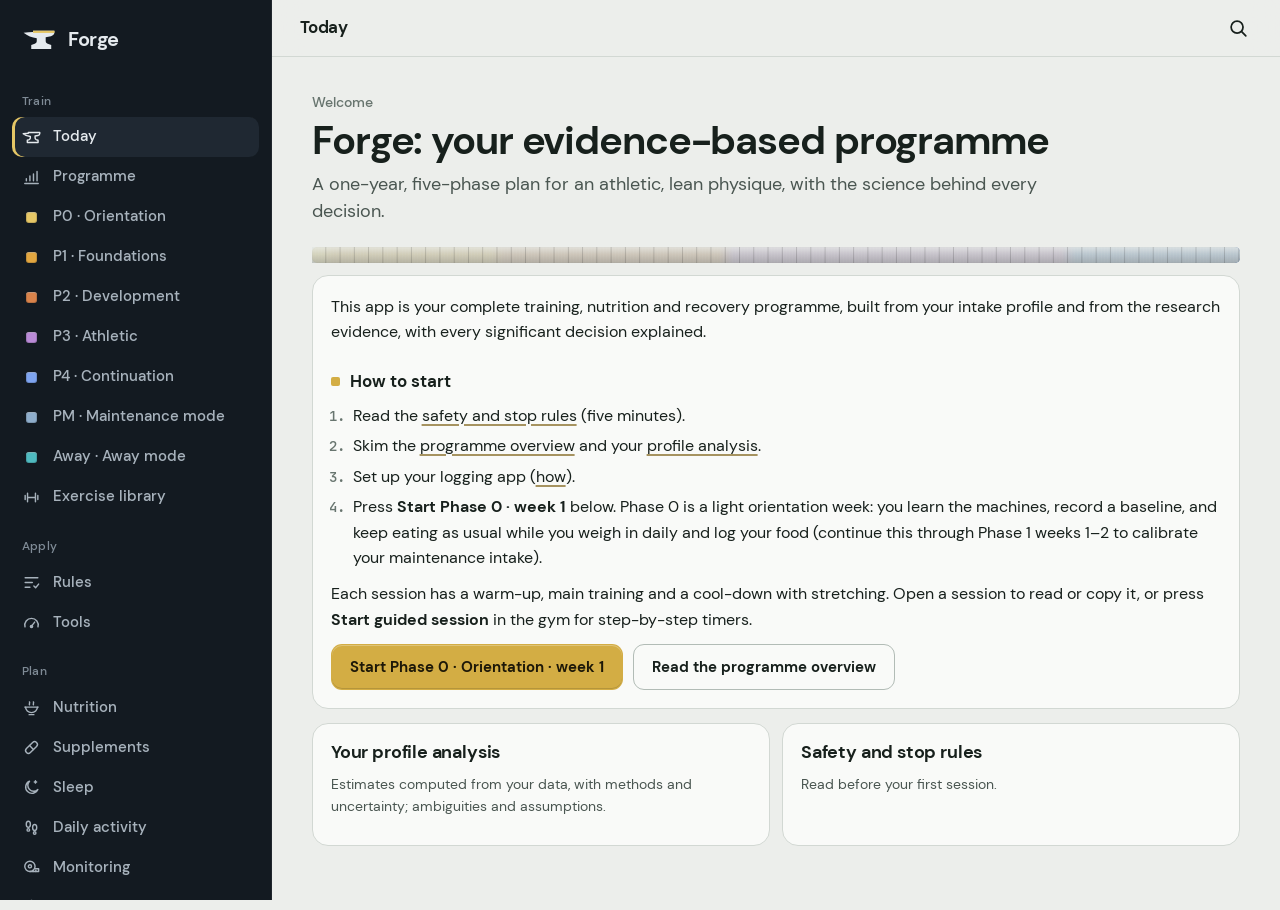
<file: index.html>
<!doctype html>
<html lang="en-GB">
<head>
  <meta charset="utf-8">
  <meta name="viewport" content="width=device-width, initial-scale=1, viewport-fit=cover">
  <title>Forge · Training Programme</title>
  <meta name="description" content="A personal, evidence-based multiphase training, nutrition and recovery programme. Works offline.">
  <meta name="theme-color" content="#11161c">
  <meta name="color-scheme" content="light dark">
  <link rel="manifest" href="manifest.webmanifest">
  <link rel="icon" href="icons/icon.svg" type="image/svg+xml">
  <link rel="icon" href="icons/icon-192.png" sizes="192x192" type="image/png">
  <link rel="apple-touch-icon" href="icons/apple-touch-icon.png">
  <link rel="preload" href="fonts/DMSans-Regular.woff" as="font" type="font/woff" crossorigin>
  <link rel="preload" href="fonts/DMSans-Bold.woff" as="font" type="font/woff" crossorigin>
  <link rel="preload" href="fonts/JetBrainsMono-ExtraBold.woff" as="font" type="font/woff" crossorigin>
  <link rel="stylesheet" href="css/app.css">
  <script>
    // Apply the saved theme and the current phase's colour before first paint to avoid a flash.
    // (Phase colour keys match phase ids; js/app.js sets the definitive value once content loads.)
    try {
      var t = JSON.parse(localStorage.getItem('forge:settings') || '{}').theme;
      if (t === 'light' || t === 'dark') document.documentElement.dataset.theme = t;
      var p = JSON.parse(localStorage.getItem('forge:position') || 'null');
      if (p && /^p([0-4]|m|a)$/.test(p.phase)) document.documentElement.dataset.temper = p.phase;
    } catch (e) {}
  </script>
</head>
<body>
  <a class="skip-link" href="#main">Skip to content</a>
  <div class="app" id="app">
    <aside class="sidenav" id="sidenav" aria-label="Main navigation"></aside>
    <div class="content-col">
      <header class="topbar" id="topbar">
        <button class="icon-btn back-btn" id="backBtn" type="button" aria-label="Back" hidden>
          <svg viewBox="0 0 24 24" aria-hidden="true"><path d="M15 5l-7 7 7 7" /></svg>
        </button>
        <a class="topbar-mark" href="#/today" aria-label="Forge: Today">
          <svg viewBox="0 0 32 32" aria-hidden="true"><path class="mark-body" d="M1.5 10.2C4.6 9.6 7.6 9.4 10.4 9.4V8.2H30.5V9.7C30.5 11.6 29.2 12.9 27.3 13.3L22.3 14.3V17.9C22.3 19.1 23.1 20.1 24.2 20.5L27.5 21.6V25.5H8.7V21.6L12 20.5C13.1 20.1 13.9 19.1 13.9 17.9V15.2C9.4 14.8 5.1 13.2 1.5 10.2Z"/><path class="mark-face" d="M10.4 8.2H30.5V10.3H10.4Z"/></svg>
        </a>
        <div class="topbar-title" id="topTitle">Forge</div>
        <button class="icon-btn" id="searchBtn" type="button" aria-label="Search">
          <svg viewBox="0 0 24 24" aria-hidden="true"><circle cx="11" cy="11" r="6.5" /><path d="M16 16l4.5 4.5" /></svg>
        </button>
        <button class="icon-btn" id="menuBtn" type="button" aria-label="More pages" aria-haspopup="true">
          <svg viewBox="0 0 24 24" aria-hidden="true"><path d="M4 7h16M4 12h16M4 17h16" /></svg>
        </button>
      </header>
      <div class="banner" id="banner" hidden></div>
      <main id="main" tabindex="-1">
        <div class="loading" id="loading">
          <svg class="loading-mark" viewBox="0 0 32 32" aria-hidden="true"><path class="mark-body" d="M1.5 10.2C4.6 9.6 7.6 9.4 10.4 9.4V8.2H30.5V9.7C30.5 11.6 29.2 12.9 27.3 13.3L22.3 14.3V17.9C22.3 19.1 23.1 20.1 24.2 20.5L27.5 21.6V25.5H8.7V21.6L12 20.5C13.1 20.1 13.9 19.1 13.9 17.9V15.2C9.4 14.8 5.1 13.2 1.5 10.2Z"/><path class="mark-face" d="M10.4 8.2H30.5V10.3H10.4Z"/></svg>
          <p>Loading programme…</p>
        </div>
      </main>
    </div>
    <nav class="bottomnav" id="bottomnav" aria-label="Primary"></nav>
  </div>
  <div class="sheet-backdrop" id="sheetBackdrop" hidden></div>
  <div class="sheet" id="sheet" role="dialog" aria-modal="true" aria-labelledby="sheetTitle" hidden></div>
  <div class="toast" id="toast" role="status" aria-live="polite"></div>
  <noscript><p class="noscript">This app needs JavaScript enabled.</p></noscript>
  <script type="module" src="js/app.js"></script>
</body>
</html>
</file>
<file: css/app.css>
/* Forge · stylesheet · "Tempered"
   The colour system comes from heat-treated steel. As steel is tempered its oxide film runs
   straw → gold → bronze → plum → blue; those colours mark the five phases in programme order
   (Maintenance takes steel blue and Away mode peacock), and the app takes on the colour of the phase
   you are in (html[data-temper], set by js/app.js). Everything else is quiet steel.
   Fonts are bundled in fonts/ (DM Sans for words, JetBrains Mono for numbers); no external resources. */

@font-face { font-family: "DM Sans"; font-style: normal; font-weight: 400; font-display: swap; src: url("../fonts/DMSans-Regular.woff") format("woff"); }
@font-face { font-family: "DM Sans"; font-style: italic; font-weight: 400; font-display: swap; src: url("../fonts/DMSans-Italic.woff") format("woff"); }
@font-face { font-family: "DM Sans"; font-style: normal; font-weight: 500; font-display: swap; src: url("../fonts/DMSans-Medium.woff") format("woff"); }
@font-face { font-family: "DM Sans"; font-style: normal; font-weight: 700; font-display: swap; src: url("../fonts/DMSans-Bold.woff") format("woff"); }
@font-face { font-family: "JetBrains Mono"; font-style: normal; font-weight: 500; font-display: swap; src: url("../fonts/JetBrainsMono-Medium.woff") format("woff"); }
@font-face { font-family: "JetBrains Mono"; font-style: normal; font-weight: 700; font-display: swap; src: url("../fonts/JetBrainsMono-Bold.woff") format("woff"); }
@font-face { font-family: "JetBrains Mono"; font-style: normal; font-weight: 800; font-display: swap; src: url("../fonts/JetBrainsMono-ExtraBold.woff") format("woff"); }

/* The timer ring's fill fraction animates between ticks. */
@property --f { syntax: "<number>"; inherits: true; initial-value: 1; }

/* ---------- Tokens ----------
   Every colour is light-dark(light, dark), so an element with color-scheme: dark (.steel panels,
   the sidebar) resolves the dark values whatever the page theme is. */
:root {
  color-scheme: light dark;

  /* Neutrals: machine grey by day, blued steel by night. */
  --bg: light-dark(#eceeeb, #11161c);
  --surface: light-dark(#f9faf8, #171e26);
  --surface-2: light-dark(#e2e6e2, #1f2832);
  --surface-3: light-dark(#d4dad5, #29343f);
  --line: light-dark(#d2d8d3, #2a3541);
  --line-strong: light-dark(#b2bcb6, #3b4856);
  --ink: light-dark(#17201c, #e5eaee);
  --ink-2: light-dark(#4a5651, #a7b2bc);
  --ink-3: light-dark(#68756f, #7f8b96);
  --cool: light-dark(#5d7891, #87a3bd);      /* steel that has cooled: rest and recovery */

  /* Oxide (temper) colours, one per phase: fill, ink on the fill, and a text-safe variant. */
  --p0: light-dark(#d3ad44, #e6c766); --p0-ink: #1d1808;                        --p0-text: light-dark(#7a5c10, #e6c766);
  --p1: light-dark(#c0882a, #e2a640); --p1-ink: #1b1306;                        --p1-text: light-dark(#83570e, #e9b358);
  --p2: light-dark(#a65b2d, #d9834b); --p2-ink: light-dark(#ffffff, #1c0f06);   --p2-text: light-dark(#8c4a22, #e6965f);
  --p3: light-dark(#7d4797, #b98ad6); --p3-ink: light-dark(#ffffff, #1a0f22);   --p3-text: light-dark(#6e3c86, #c9a0e2);
  --p4: light-dark(#2e5daf, #7ea4f0); --p4-ink: light-dark(#ffffff, #0b1630);   --p4-text: light-dark(#2a55a2, #98b6f4);
  --pm: light-dark(#4d6e8c, #8eadcb); --pm-ink: light-dark(#ffffff, #0e1823);   --pm-text: light-dark(#44637f, #a2bdd6);
  --pa: light-dark(#21767e, #4fbac0); --pa-ink: light-dark(#ffffff, #062023);   --pa-text: light-dark(#1d6970, #69c9ce);

  /* The current phase's colour (overridden per phase below). */
  --temper: var(--p0); --temper-ink: var(--p0-ink); --temper-text: var(--p0-text);
  --temper-soft: color-mix(in srgb, var(--temper) 17%, transparent);

  --ok: light-dark(#2b7448, #6ccb93);
  --warn: light-dark(#8f5c00, #edb65a);
  --danger: light-dark(#b0281f, #ff8b7e);
  --info: light-dark(#3d5d7c, #9cb8d6);
  --link: var(--ink);

  --font: "DM Sans", system-ui, -apple-system, "Segoe UI", Roboto, sans-serif;
  --num: "JetBrains Mono", ui-monospace, "Cascadia Mono", Consolas, monospace;

  --r-tag: 6px; --r-ctl: 11px; --r-panel: 16px; --r-hero: 22px;
  --sidenav-w: 272px;
  --bottomnav-h: 64px;

  /* Brushed-steel finish laid over oxide colours. */
  --sheen: linear-gradient(180deg, rgb(255 255 255 / .34), rgb(255 255 255 / 0) 46%, rgb(0 0 0 / .12));
  --brushed: repeating-linear-gradient(90deg, rgb(255 255 255 / .07) 0 1px, transparent 1px 3px);

  /* Icons used as masks (callouts, kinds of session, chevrons). */
  --i-note: url("data:image/svg+xml,%3Csvg xmlns='http://www.w3.org/2000/svg' viewBox='0 0 24 24' fill='none' stroke='black' stroke-width='2' stroke-linecap='round'%3E%3Ccircle cx='12' cy='12' r='9'/%3E%3Cpath d='M12 11v6M12 7.5v.01'/%3E%3C/svg%3E");
  --i-warn: url("data:image/svg+xml,%3Csvg xmlns='http://www.w3.org/2000/svg' viewBox='0 0 24 24' fill='none' stroke='black' stroke-width='2' stroke-linecap='round' stroke-linejoin='round'%3E%3Cpath d='M10.3 4.2 2.6 17.5A2 2 0 0 0 4.3 20.5h15.4a2 2 0 0 0 1.7-3L13.7 4.2a2 2 0 0 0-3.4 0z'/%3E%3Cpath d='M12 9.5v4.5M12 17.2v.01'/%3E%3C/svg%3E");
  --i-ok: url("data:image/svg+xml,%3Csvg xmlns='http://www.w3.org/2000/svg' viewBox='0 0 24 24' fill='none' stroke='black' stroke-width='2' stroke-linecap='round' stroke-linejoin='round'%3E%3Ccircle cx='12' cy='12' r='9'/%3E%3Cpath d='m8 12.4 2.7 2.7L16.2 9.4'/%3E%3C/svg%3E");
  --i-danger: url("data:image/svg+xml,%3Csvg xmlns='http://www.w3.org/2000/svg' viewBox='0 0 24 24' fill='none' stroke='black' stroke-width='2' stroke-linecap='round' stroke-linejoin='round'%3E%3Cpath d='M8.2 2.8h7.6l5.4 5.4v7.6l-5.4 5.4H8.2l-5.4-5.4V8.2z'/%3E%3Cpath d='M12 7.5v5.5M12 16.5v.01'/%3E%3C/svg%3E");
  --i-check: url("data:image/svg+xml,%3Csvg xmlns='http://www.w3.org/2000/svg' viewBox='0 0 24 24' fill='none' stroke='black' stroke-width='3.2' stroke-linecap='round' stroke-linejoin='round'%3E%3Cpath d='m5 12.5 4.5 4.5L19 7.5'/%3E%3C/svg%3E");
  --i-chev: url("data:image/svg+xml,%3Csvg xmlns='http://www.w3.org/2000/svg' viewBox='0 0 24 24' fill='none' stroke='black' stroke-width='2.4' stroke-linecap='round' stroke-linejoin='round'%3E%3Cpath d='m9 6 6 6-6 6'/%3E%3C/svg%3E");
  --i-strength: url("data:image/svg+xml,%3Csvg xmlns='http://www.w3.org/2000/svg' viewBox='0 0 24 24' fill='none' stroke='black' stroke-width='2.4' stroke-linecap='round'%3E%3Cpath d='M7 7v10M17 7v10M3.5 10v4M20.5 10v4M7 12h10'/%3E%3C/svg%3E");
  --i-cardio: url("data:image/svg+xml,%3Csvg xmlns='http://www.w3.org/2000/svg' viewBox='0 0 24 24' fill='none' stroke='black' stroke-width='2.4' stroke-linecap='round' stroke-linejoin='round'%3E%3Cpath d='M2.5 12c2.4 0 2.4-5 4.75-5S9.6 17 12 17s2.4-10 4.75-10S19.1 12 21.5 12'/%3E%3C/svg%3E");
  --i-intervals: url("data:image/svg+xml,%3Csvg xmlns='http://www.w3.org/2000/svg' viewBox='0 0 24 24' fill='none' stroke='black' stroke-width='2.4' stroke-linecap='round' stroke-linejoin='round'%3E%3Cpath d='M2.5 17h3.5V7h4v10h4V7h4v10h3.5'/%3E%3C/svg%3E");
  --i-mixed: url("data:image/svg+xml,%3Csvg xmlns='http://www.w3.org/2000/svg' viewBox='0 0 24 24' fill='none' stroke='black' stroke-width='2.4' stroke-linecap='round'%3E%3Cpath d='M4 8h6M7 5v6M14 16h6'/%3E%3Cpath d='m6 19 12-14'/%3E%3C/svg%3E");
  --i-test: url("data:image/svg+xml,%3Csvg xmlns='http://www.w3.org/2000/svg' viewBox='0 0 24 24' fill='none' stroke='black' stroke-width='2.4' stroke-linecap='round'%3E%3Cpath d='M3.5 17.5a8.5 8.5 0 1 1 17 0'/%3E%3Cpath d='m12 17 4-5'/%3E%3C/svg%3E");
  --i-recovery: url("data:image/svg+xml,%3Csvg xmlns='http://www.w3.org/2000/svg' viewBox='0 0 24 24' fill='none' stroke='black' stroke-width='2.4' stroke-linecap='round' stroke-linejoin='round'%3E%3Cpath d='M5 19c0-8 5-13 14-14-1 9-6 14-14 14zM5 19l7-7'/%3E%3C/svg%3E");
  --i-skill: url("data:image/svg+xml,%3Csvg xmlns='http://www.w3.org/2000/svg' viewBox='0 0 24 24' fill='none' stroke='black' stroke-width='2.4'%3E%3Ccircle cx='12' cy='12' r='8.5'/%3E%3Ccircle cx='12' cy='12' r='3.5'/%3E%3C/svg%3E");
}
:root[data-theme="light"] { color-scheme: light; }
:root[data-theme="dark"] { color-scheme: dark; }

:root[data-temper="p1"] { --temper: var(--p1); --temper-ink: var(--p1-ink); --temper-text: var(--p1-text); }
:root[data-temper="p2"] { --temper: var(--p2); --temper-ink: var(--p2-ink); --temper-text: var(--p2-text); }
:root[data-temper="p3"] { --temper: var(--p3); --temper-ink: var(--p3-ink); --temper-text: var(--p3-text); }
:root[data-temper="p4"] { --temper: var(--p4); --temper-ink: var(--p4-ink); --temper-text: var(--p4-text); }
:root[data-temper="pm"] { --temper: var(--pm); --temper-ink: var(--pm-ink); --temper-text: var(--pm-text); }
:root[data-temper="pa"] { --temper: var(--pa); --temper-ink: var(--pa-ink); --temper-text: var(--pa-text); }

/* ---------- Base ---------- */
* { box-sizing: border-box; }
html { -webkit-text-size-adjust: 100%; text-size-adjust: 100%; scroll-padding-top: 76px; }
body {
  margin: 0;
  font-family: var(--font);
  font-size: 1rem;
  line-height: 1.6;
  color: var(--ink);
  background: var(--bg);
  -webkit-tap-highlight-color: transparent;
  overflow-wrap: break-word;
}
/* Long URLs and identifiers (reference pages) break rather than widen the page. */
.ref-entry a, .card a, .ref-list a, .kv dd { overflow-wrap: anywhere; }
img, svg { max-width: 100%; }
a { color: var(--link); text-decoration-color: color-mix(in srgb, var(--temper-text) 65%, transparent); text-decoration-thickness: 1.5px; text-underline-offset: 3px; }
a:hover { color: var(--temper-text); }
button, input, select, textarea { font: inherit; color: inherit; }
::selection { background: color-mix(in srgb, var(--temper) 34%, transparent); }
:focus-visible { outline: 2px solid var(--ink); outline-offset: 2px; border-radius: 6px; }
.skip-link { position: absolute; left: -999px; top: 0; z-index: 100; background: var(--surface); padding: 8px 12px; }
.skip-link:focus { left: 8px; top: 8px; }
.noscript { padding: 24px; }
[hidden] { display: none !important; }
.sr-only { position: absolute !important; width: 1px; height: 1px; padding: 0; margin: -1px; overflow: hidden; clip-path: inset(50%); white-space: nowrap; border: 0; }

/* ---------- Shell ---------- */
.app { min-height: 100vh; min-height: 100dvh; }
.content-col { min-width: 0; }
main { padding: 14px 16px calc(var(--bottomnav-h) + 36px + env(safe-area-inset-bottom)); outline: none; }
.page { max-width: 1120px; margin: 0 auto; }
.page.reading { max-width: 44rem; }

.topbar {
  position: sticky; top: 0; z-index: 20;
  display: flex; align-items: center; gap: 2px;
  min-height: 56px; padding: 6px 8px; padding-top: calc(6px + env(safe-area-inset-top));
  background: color-mix(in srgb, var(--bg) 84%, transparent);
  backdrop-filter: saturate(1.3) blur(14px); -webkit-backdrop-filter: saturate(1.3) blur(14px);
  border-bottom: 1px solid var(--line);
}
.topbar-mark { display: none; place-items: center; width: 40px; height: 40px; margin-left: 2px; color: var(--ink); }
.topbar-mark svg { width: 28px; height: 28px; }
.back-btn[hidden] + .topbar-mark { display: grid; }
.topbar-title { flex: 1; min-width: 0; font-weight: 700; font-size: 1.0625rem; letter-spacing: -.01em; white-space: nowrap; overflow: hidden; text-overflow: ellipsis; padding-left: 4px; }
.icon-btn {
  display: inline-grid; place-items: center; width: 44px; height: 44px; border-radius: 12px; flex: none;
  background: transparent; border: 0; cursor: pointer; color: var(--ink);
}
.icon-btn:hover { background: var(--surface-2); }
.icon-btn svg { width: 22px; height: 22px; fill: none; stroke: currentColor; stroke-width: 1.9; stroke-linecap: round; stroke-linejoin: round; }

/* Brand mark: steel anvil whose face carries the current phase's colour. */
.mark-body { fill: currentColor; }
.mark-face { fill: var(--temper); }

.bottomnav {
  position: fixed; left: 0; right: 0; bottom: 0; z-index: 30;
  display: grid; grid-template-columns: repeat(5, 1fr);
  height: calc(var(--bottomnav-h) + env(safe-area-inset-bottom));
  padding-bottom: env(safe-area-inset-bottom);
  background: var(--surface); border-top: 1px solid var(--line);
}
.bottomnav a {
  position: relative; display: flex; flex-direction: column; align-items: center; justify-content: center; gap: 3px;
  text-decoration: none; color: var(--ink-3); font-size: .6875rem; font-weight: 500; letter-spacing: .01em; min-width: 0;
}
.bottomnav a svg { width: 24px; height: 24px; fill: none; stroke: currentColor; stroke-width: 1.75; stroke-linecap: round; stroke-linejoin: round; }
.bottomnav a[aria-current="page"] { color: var(--ink); }
.bottomnav a[aria-current="page"] svg { color: var(--temper-text); stroke-width: 2.1; }
.bottomnav a[aria-current="page"]::before {
  content: ""; position: absolute; top: -1px; left: 30%; right: 30%; height: 3px; border-radius: 0 0 4px 4px; background: var(--temper);
}

/* Sidebar: always blued steel, in both themes. */
.sidenav { display: none; color-scheme: dark; color: var(--ink); }
.sidenav .brand { display: flex; align-items: center; gap: 12px; padding: 22px 22px 12px; font-weight: 700; font-size: 1.25rem; letter-spacing: -.02em; color: var(--ink); text-decoration: none; }
.sidenav .brand svg { width: 34px; height: 34px; flex: none; }
.sidenav nav { padding: 4px 12px 28px; }
.nav-group { margin: 20px 10px 6px; font-size: .75rem; font-weight: 500; color: var(--ink-3); letter-spacing: .02em; }
.sidenav nav a, .sidenav-sheet a {
  display: flex; align-items: center; gap: 12px; padding: 8px 10px; border-radius: 10px; min-height: 40px;
  color: var(--ink-2); text-decoration: none; font-weight: 500; font-size: .9375rem; line-height: 1.3;
}
.sidenav nav a svg, .sidenav-sheet a svg { width: 19px; height: 19px; flex: none; fill: none; stroke: currentColor; stroke-width: 1.8; stroke-linecap: round; stroke-linejoin: round; }
.sidenav nav a:hover { background: rgb(255 255 255 / .05); color: var(--ink); }
.sidenav nav a[aria-current="page"], .sidenav-sheet a[aria-current="page"] { background: var(--surface-2); color: var(--ink); box-shadow: inset 3px 0 0 var(--temper); }
.sidenav nav a .phase-dot, .sidenav-sheet a .phase-dot { margin: 0 4px !important; }
.sidenav-sheet .nav-group { margin: 18px 4px 4px; }
.sidenav-sheet .nav-group:first-child { margin-top: 0; }
.sidenav-sheet a:hover { background: var(--surface-2); color: var(--ink); }

@media (min-width: 960px) {
  .app { display: grid; grid-template-columns: var(--sidenav-w) minmax(0, 1fr); }
  .sidenav {
    display: block; position: sticky; top: 0; height: 100vh; height: 100dvh; overflow-y: auto;
    background: #131a21; border-right: 1px solid rgb(255 255 255 / .06);
    scrollbar-width: thin; scrollbar-color: #2e3a46 transparent;
  }
  .bottomnav { display: none; }
  #menuBtn { display: none; }
  .back-btn[hidden] + .topbar-mark { display: none; }
  .topbar { padding-left: 24px; padding-right: 20px; }
  main { padding: 28px 40px 64px; }
}

/* ---------- Type ---------- */
h1, h2, h3, h4 { line-height: 1.2; margin: 1.6em 0 .5em; font-weight: 700; letter-spacing: -.015em; text-wrap: balance; }
h1 { font-size: clamp(1.75rem, 1.35rem + 1.6vw, 2.5rem); line-height: 1.08; letter-spacing: -.028em; margin-top: .2em; }
h2 { font-size: 1.375rem; }
h3 { font-size: 1.125rem; letter-spacing: -.01em; }
h4 { font-size: 1rem; letter-spacing: 0; }
p { margin: .65em 0; }
.md > :first-child { margin-top: 0; }
.md > :last-child { margin-bottom: 0; }
.md p, .md li { text-wrap: pretty; }
.md ul, .md ol { padding-left: 1.35em; margin: .6em 0; }
.md li { margin: .3em 0; }
.md li > ul, .md li > ol { margin: .25em 0; }
ul li::marker { color: var(--ink-3); }
ol > li::marker { font-family: var(--num); font-weight: 500; font-size: .875em; color: var(--ink-3); }
.page.reading .md { font-size: 1.0625rem; line-height: 1.65; }
strong, b { font-weight: 700; }
code { font-family: var(--num); font-variant-ligatures: none; font-size: .85em; background: var(--surface-2); padding: .12em .4em; border-radius: 6px; }
sup { line-height: 0; }
.muted { color: var(--ink-2); }
.small { font-size: .875rem; }
.tiny { font-size: .75rem; }
.mono { font-family: var(--num); font-variant-ligatures: none; font-variant-numeric: tabular-nums; }
.lede { font-size: 1.125rem; line-height: 1.5; color: var(--ink-2); max-width: 62ch; }
.eyebrow { display: flex; align-items: center; flex-wrap: wrap; gap: 4px 8px; font-size: .875rem; font-weight: 500; color: var(--ink-3); margin: 0 0 6px; }
.eyebrow a { color: inherit; }
.eyebrow a:hover { color: var(--ink); }
.page-head { margin: 6px 0 22px; }
.page-head h1 { margin: 0 0 8px; }
.page-head .lede { margin: 0; }
hr { border: 0; border-top: 1px solid var(--line); margin: 24px 0; }

/* ---------- Surfaces ---------- */
.card {
  background: var(--surface); border: 1px solid var(--line); border-radius: var(--r-panel);
  padding: 18px; margin: 0 0 14px;
}
.card > h2:first-child, .card > h3:first-child { margin-top: 0; }
.card > h2:first-child { font-size: 1.1875rem; }
/* A "flat" card is a section separated by a rule, not a box. */
.card.flat { background: transparent; border: 0; border-top: 1px solid var(--line); border-radius: 0; padding: 18px 0 6px; }
.card.flat > h2:first-child { font-size: 1.125rem; }
.card.tight { padding: 2px 16px; }
.card-link { display: block; text-decoration: none; color: inherit; transition: border-color .15s, background-color .15s; }
.card-link:hover { border-color: var(--line-strong); color: inherit; }
.card-link h3 { transition: color .15s; }
.card-link:hover h3 { color: var(--temper-text); }
.grid { display: grid; gap: 12px; }
.grid > .card { margin: 0; }
@media (min-width: 640px) { .grid.two { grid-template-columns: repeat(2, minmax(0, 1fr)); } .grid.three { grid-template-columns: repeat(3, minmax(0, 1fr)); } }
@media (min-width: 1100px) { .grid.four { grid-template-columns: repeat(4, minmax(0, 1fr)); } }
@media (min-width: 640px) and (max-width: 1099px) { .grid.four { grid-template-columns: repeat(2, minmax(0, 1fr)); } }
.row { display: flex; gap: 10px; align-items: center; flex-wrap: wrap; }
.row.between { justify-content: space-between; }
.stack > * + * { margin-top: 10px; }

/* Steel: the panels where the work happens (next session, guided player). Dark in both themes. */
.steel {
  color-scheme: dark; color: var(--ink);
  background:
    radial-gradient(120% 85% at 0% 0%, color-mix(in srgb, var(--temper) 24%, transparent), transparent 62%),
    linear-gradient(162deg, #1f2934, #131a22 72%);
  border: 1px solid rgb(255 255 255 / .07);
  box-shadow: inset 0 1px 0 rgb(255 255 255 / .06), 0 22px 44px -30px rgb(8 12 16 / .75);
}

/* ---------- Buttons ---------- */
.btn {
  display: inline-flex; align-items: center; justify-content: center; gap: 8px;
  min-height: 46px; padding: 10px 18px; border-radius: var(--r-ctl); border: 1px solid var(--line-strong);
  background: var(--surface); color: var(--ink); font-weight: 700; font-size: .9375rem; line-height: 1.2;
  cursor: pointer; text-decoration: none; touch-action: manipulation; text-align: center;
  transition: background-color .15s, border-color .15s, transform .1s, filter .15s;
}
.btn:hover { border-color: var(--ink-3); color: var(--ink); }
.btn:active { transform: translateY(1px); }
.btn.primary {
  background: var(--temper); color: var(--temper-ink); border-color: transparent;
  box-shadow: inset 0 1px 0 rgb(255 255 255 / .28), inset 0 -1px 0 rgb(0 0 0 / .14);
}
.btn.primary:hover { filter: brightness(1.07) saturate(1.05); color: var(--temper-ink); }
.btn.big { min-height: 54px; padding: 12px 22px; font-size: 1.0625rem; border-radius: 14px; }
.btn.ghost { background: transparent; border-color: transparent; color: var(--ink-2); }
.btn.ghost:hover { background: var(--surface-2); color: var(--ink); }
.btn.danger { color: var(--danger); border-color: color-mix(in srgb, var(--danger) 45%, var(--line)); }
.btn.small { min-height: 38px; padding: 7px 13px; font-size: .875rem; border-radius: 10px; }
.btn.block { width: 100%; }
.btn svg { width: 18px; height: 18px; flex: none; fill: none; stroke: currentColor; stroke-width: 2; stroke-linecap: round; stroke-linejoin: round; }
.btn[disabled] { opacity: .45; cursor: not-allowed; transform: none; }

/* ---------- Tags and chips ---------- */
.chip {
  display: inline-flex; align-items: center; gap: 6px; padding: 3px 9px; border-radius: var(--r-tag);
  font-size: .8125rem; font-weight: 500; line-height: 1.45; background: var(--surface-2); color: var(--ink-2);
  border: 1px solid transparent; max-width: 100%;
}
a.chip { text-decoration: none; color: var(--ink-2); }
a.chip:hover { color: var(--ink); background: var(--surface-3); }
button.chip { cursor: pointer; border-color: var(--line); background: var(--surface); min-height: 36px; padding: 6px 14px; border-radius: 999px; white-space: nowrap; }
button.chip:hover { border-color: var(--line-strong); }
button.chip[aria-pressed="true"] { background: var(--ink); color: var(--bg); border-color: var(--ink); }
.chips { display: flex; flex-wrap: wrap; gap: 6px; }
.chip.ok { background: color-mix(in srgb, var(--ok) 15%, transparent); color: var(--ok); }
.chip.warn { background: color-mix(in srgb, var(--warn) 16%, transparent); color: var(--warn); }
.chip.danger { background: color-mix(in srgb, var(--danger) 14%, transparent); color: var(--danger); }
.chip.info { background: color-mix(in srgb, var(--info) 15%, transparent); color: var(--info); }
.chip.accent { background: var(--temper-soft); color: var(--temper-text); }
.badge-conf-high, .badge-cert-established { background: color-mix(in srgb, var(--ok) 15%, transparent); color: var(--ok); }
.badge-conf-moderate, .badge-cert-probable { background: color-mix(in srgb, var(--info) 15%, transparent); color: var(--info); }
.badge-conf-low, .badge-cert-uncertain { background: color-mix(in srgb, var(--warn) 16%, transparent); color: var(--warn); }
.badge-cert-inference { background: var(--surface-3); color: var(--ink-2); }

/* Segmented control (theme choice). */
.segmented { display: inline-flex; gap: 2px; padding: 3px; border-radius: 13px; background: var(--surface-2); }
.segmented button.chip { border: 0; background: transparent; border-radius: 10px; color: var(--ink-2); padding: 6px 16px; }
.segmented button.chip[aria-pressed="true"] { background: var(--surface); color: var(--ink); box-shadow: 0 1px 3px rgb(0 0 0 / .14); }

/* ---------- Callouts ---------- */
.callout {
  --c: var(--info);
  position: relative; margin: 14px 0; padding: 12px 16px 12px 46px; border-radius: 14px;
  background: color-mix(in srgb, var(--c) 9%, var(--surface));
  border: 1px solid color-mix(in srgb, var(--c) 26%, var(--line));
}
.callout::before {
  content: ""; position: absolute; left: 15px; top: 14px; width: 19px; height: 19px; background: var(--c);
  -webkit-mask: var(--i-note) center / contain no-repeat; mask: var(--i-note) center / contain no-repeat;
}
.callout.warn { --c: var(--warn); }
.callout.warn::before { -webkit-mask-image: var(--i-warn); mask-image: var(--i-warn); }
.callout.ok { --c: var(--ok); }
.callout.ok::before { -webkit-mask-image: var(--i-ok); mask-image: var(--i-ok); }
.callout.danger { --c: var(--danger); overflow: hidden; }
.callout.danger::before { -webkit-mask-image: var(--i-danger); mask-image: var(--i-danger); }
/* Stop rules get the workshop's hazard stripe. */
.callout.danger::after {
  content: ""; position: absolute; left: 0; top: 0; bottom: 0; width: 5px;
  background: repeating-linear-gradient(-45deg, var(--danger) 0 5px, transparent 5px 10px);
}
.callout.return { --c: var(--temper-text); }
.callout > :first-child { margin-top: 0; }
.callout > :last-child { margin-bottom: 0; }
.callout .callout-title { font-weight: 700; margin-bottom: 4px; color: var(--ink); }
.callout ul, .callout ol { padding-left: 1.25em; }

/* ---------- Tables ---------- */
.table-wrap {
  overflow-x: auto; -webkit-overflow-scrolling: touch; margin: 14px 0; border: 1px solid var(--line); border-radius: 12px;
  /* Shadows at the edges show when a wide table can scroll sideways. */
  background:
    linear-gradient(to right, var(--surface) 30%, transparent) left / 28px 100% no-repeat local,
    linear-gradient(to left, var(--surface) 30%, transparent) right / 28px 100% no-repeat local,
    radial-gradient(farthest-side at 0 50%, rgb(0 0 0 / .16), transparent) left / 12px 100% no-repeat scroll,
    radial-gradient(farthest-side at 100% 50%, rgb(0 0 0 / .16), transparent) right / 12px 100% no-repeat scroll,
    var(--surface);
}
@media (max-width: 639px) {
  /* Content tables keep readable columns on phones and scroll sideways instead of squeezing. */
  .md .table-wrap th, .md .table-wrap td { min-width: 7.5rem; }
  .md .table-wrap th:first-child, .md .table-wrap td:first-child { min-width: 6rem; }
}
table { border-collapse: collapse; width: 100%; font-size: .9375rem; }
th, td { text-align: left; padding: 9px 12px; border-bottom: 1px solid var(--line); vertical-align: top; }
th { background: var(--surface-2); font-weight: 500; font-size: .8125rem; color: var(--ink-2); white-space: nowrap; }
tr:last-child td { border-bottom: 0; }
td.num, th.num { text-align: right; }
td.num { font-family: var(--num); font-variant-ligatures: none; font-weight: 500; font-size: .875rem; }
td input { min-height: 40px; }

/* ---------- Disclosure ---------- */
details { border: 1px solid var(--line); border-radius: 14px; background: var(--surface); margin: 10px 0; }
details > summary {
  cursor: pointer; padding: 11px 16px; font-weight: 500; list-style: none; display: flex; align-items: center; gap: 10px; min-height: 48px;
  border-radius: 14px;
}
details > summary:hover { color: var(--temper-text); }
details > summary::-webkit-details-marker { display: none; }
details > summary::before {
  content: ""; width: 16px; height: 16px; flex: none; background: var(--ink-3); transition: transform .18s ease;
  -webkit-mask: var(--i-chev) center / contain no-repeat; mask: var(--i-chev) center / contain no-repeat;
}
details[open] > summary::before { transform: rotate(90deg); }
details > .details-body { padding: 2px 16px 14px 42px; }

.tabs { display: flex; gap: 4px; border-bottom: 1px solid var(--line); margin: 12px 0 14px; overflow-x: auto; scrollbar-width: none; }
.tabs::-webkit-scrollbar { display: none; }
.tabs button { border: 0; background: transparent; padding: 10px 12px; font-weight: 500; color: var(--ink-3); cursor: pointer; border-bottom: 2.5px solid transparent; white-space: nowrap; min-height: 44px; }
.tabs button[aria-selected="true"] { color: var(--ink); border-bottom-color: var(--temper); }

/* ---------- Lists ---------- */
.list { list-style: none; padding: 0; margin: 0; }
.list > li + li { border-top: 1px solid var(--line); }
.list-item { display: flex; align-items: center; gap: 12px; padding: 12px 2px; text-decoration: none; color: inherit; min-height: 56px; }
.list-item:hover { color: inherit; }
.list-item:hover .li-title { color: var(--temper-text); }
.li-main { flex: 1; min-width: 0; }
.li-title { font-weight: 500; line-height: 1.35; }
.li-sub { font-size: .875rem; color: var(--ink-2); line-height: 1.45; margin-top: 2px; }
.li-chev { color: var(--ink-3); flex: none; display: grid; }

.kv { display: grid; grid-template-columns: max-content 1fr; gap: 6px 16px; margin: 10px 0 0; }
.kv dt { color: var(--ink-2); font-weight: 500; }
.kv dd { margin: 0; }

/* ---------- Forms ---------- */
.field { display: flex; flex-direction: column; gap: 5px; margin: 0 0 14px; min-width: 0; }
.field label, .field .label { font-weight: 500; font-size: .875rem; color: var(--ink-2); }
.field .hint { font-size: .8125rem; color: var(--ink-3); }
input[type="text"], input[type="number"], input[type="date"], input[type="search"], select, textarea {
  width: 100%; min-height: 46px; padding: 10px 12px; border: 1px solid var(--line-strong); border-radius: var(--r-ctl);
  background: var(--surface); color: var(--ink); transition: border-color .15s, box-shadow .15s;
}
input:focus, select:focus, textarea:focus { outline: none; border-color: var(--ink-2); box-shadow: 0 0 0 3px var(--temper-soft); }
input[type="number"] { font-family: var(--num); font-variant-ligatures: none; font-weight: 500; }
input[type="search"] {
  padding-left: 42px;
  background: var(--surface) url("data:image/svg+xml,%3Csvg xmlns='http://www.w3.org/2000/svg' viewBox='0 0 24 24' fill='none' stroke='%23808b86' stroke-width='2' stroke-linecap='round'%3E%3Ccircle cx='11' cy='11' r='6.5'/%3E%3Cpath d='m16 16 4.5 4.5'/%3E%3C/svg%3E") no-repeat 13px center / 19px;
}
input[type="search"]::-webkit-search-cancel-button {
  -webkit-appearance: none; width: 18px; height: 18px; cursor: pointer; background: var(--ink-3);
  -webkit-mask: url("data:image/svg+xml,%3Csvg xmlns='http://www.w3.org/2000/svg' viewBox='0 0 24 24' fill='none' stroke='black' stroke-width='2.4' stroke-linecap='round'%3E%3Cpath d='M6 6l12 12M18 6 6 18'/%3E%3C/svg%3E") center / contain no-repeat;
}
select {
  appearance: none; -webkit-appearance: none; padding-right: 40px;
  background: var(--surface) url("data:image/svg+xml,%3Csvg xmlns='http://www.w3.org/2000/svg' viewBox='0 0 24 24' fill='none' stroke='%23808b86' stroke-width='2.2' stroke-linecap='round' stroke-linejoin='round'%3E%3Cpath d='m6 9 6 6 6-6'/%3E%3C/svg%3E") no-repeat right 12px center / 18px;
}
textarea { min-height: 120px; resize: vertical; font-family: var(--num); font-variant-ligatures: none; font-size: .8125rem; line-height: 1.55; }
.form-grid { display: grid; gap: 0 12px; grid-template-columns: repeat(2, minmax(0, 1fr)); }
.form-grid.wide-first { grid-template-columns: minmax(0, 2.4fr) minmax(0, 1fr); }
@media (min-width: 720px) { .form-grid.three { grid-template-columns: repeat(3, minmax(0, 1fr)); } .form-grid.four { grid-template-columns: repeat(4, minmax(0, 1fr)); } }
/* The energy tool's calibration and daily-target forms (js/tools.js): one column on phones, so the dates in the
   options and the hints have room. The maintenance sum ("2,450 + 220 = 2,670") stays on one line. */
@media (max-width: 519px) { #calForm, #tgtForm { grid-template-columns: minmax(0, 1fr); } }
.result .big.cal-sum { white-space: nowrap; font-size: clamp(1.25rem, 5.6vw, 1.625rem); }

/* Checkboxes: square steel stamps that take the phase colour when ticked. */
.check { display: flex; gap: 12px; align-items: flex-start; padding: 9px 0; cursor: pointer; }
.check input, .done-toggle input {
  appearance: none; -webkit-appearance: none; flex: none; display: grid; place-items: center; margin: 0; cursor: pointer;
  width: 24px; height: 24px; border-radius: 7px; border: 1.5px solid var(--line-strong); background: var(--surface);
  transition: background-color .15s, border-color .15s, transform .12s;
}
.check input { margin-top: 1px; }
.check input:hover, .done-toggle input:hover { border-color: var(--ink-3); }
.check input:checked, .done-toggle input:checked { background: var(--temper); border-color: var(--temper); }
.check input:checked::after, .done-toggle input:checked::after {
  content: ""; width: 60%; height: 60%; background: var(--temper-ink);
  -webkit-mask: var(--i-check) center / contain no-repeat; mask: var(--i-check) center / contain no-repeat;
}
.check input:active, .done-toggle input:active { transform: scale(.9); }
.check input:focus-visible, .done-toggle input:focus-visible { outline: 2px solid var(--ink); outline-offset: 2px; }

/* ---------- Results ---------- */
.result { background: var(--surface-2); border-radius: 14px; padding: 14px 16px; margin: 12px 0; }
.result .big { font-family: var(--num); font-size: 1.625rem; font-weight: 700; letter-spacing: -.02em; }
.stat { display: flex; flex-direction: column; gap: 1px; }
.stat .v { font-family: var(--num); font-variant-ligatures: none; font-size: 1.5rem; font-weight: 700; letter-spacing: -.03em; line-height: 1.2; }
.stat .k { font-size: .8125rem; color: var(--ink-2); font-weight: 500; }

.progress { height: 6px; background: var(--surface-3); border-radius: 99px; overflow: hidden; }
.progress > span { display: block; height: 100%; background: var(--temper); border-radius: 99px; transition: width .3s ease; }

/* Phase swatch: a small chip of oxide-coloured steel. */
.phase-dot {
  width: 11px; height: 11px; border-radius: 3px; flex: none; display: inline-block; vertical-align: -1px;
  box-shadow: inset 0 0 0 1px rgb(0 0 0 / .14), inset 0 1px 0 rgb(255 255 255 / .35);
}

/* ---------- The temper bar: the programme year as a strip of tempered steel ---------- */
.temper {
  --at: 0%;
  position: relative; height: 16px; border-radius: 5px; margin: 18px 0 12px;
  background-image: var(--sheen), var(--brushed), var(--grad, linear-gradient(90deg, var(--p0), var(--p4)));
  box-shadow: inset 0 0 0 1px rgb(0 0 0 / .12);
}
/* Beyond your position the steel is still untempered: grey, with a ghost of what is to come. */
.temper::before {
  content: ""; position: absolute; top: 0; bottom: 0; right: 0; left: var(--at); border-radius: 0 5px 5px 0;
  background: var(--sheen), color-mix(in srgb, var(--surface-3) 84%, transparent);
}
/* One tick per week. */
.temper::after {
  content: ""; position: absolute; inset: 0; border-radius: inherit; pointer-events: none;
  background-image: linear-gradient(90deg, transparent calc(100% - 1px), rgb(0 0 0 / .16) 0);
  background-size: calc(100% / var(--weeks, 52)) 100%;
}
.temper-mark {
  position: absolute; z-index: 1; top: -6px; bottom: -6px; left: var(--at); width: 4px; margin-left: -2px; border-radius: 3px;
  background: var(--ink); box-shadow: 0 0 0 2px var(--bg);
}
.temper.paused .temper-mark { background: var(--bg); box-shadow: inset 0 0 0 1.5px var(--ink), 0 0 0 2px var(--bg); }
/* A bracket under the band of the phase you are in. */
.temper-span { position: absolute; top: calc(100% + 5px); height: 6px; border: 2px solid var(--c, var(--temper)); border-top: 0; border-radius: 0 0 4px 4px; }
.temper + .today-meta { margin-top: 18px; }

/* A phase's weeks as plates of its oxide colour (phase page). */
.week-strip { display: flex; gap: 3px; margin: -8px 0 20px; max-width: 560px; }
.week-strip span { flex: 1; height: 10px; border-radius: 3px; background: color-mix(in srgb, var(--c) 22%, var(--surface-3)); }
.week-strip span.past { background: var(--c); }
.week-strip span.now { background: var(--c); box-shadow: 0 0 0 2px var(--bg), 0 0 0 3.5px var(--ink); }

/* ---------- Today ---------- */
.today-head { margin: 4px 0 20px; }
.today-week { display: flex; flex-wrap: wrap; align-items: baseline; column-gap: .32em; margin: 2px 0 0; font-size: 1.375rem; font-weight: 500; letter-spacing: -.01em; line-height: 1.05; }
.today-week .wk-n { font-family: var(--num); font-weight: 800; font-size: 3.75rem; letter-spacing: -.05em; line-height: .9; color: var(--ink); }
.today-week .wk-of { color: var(--ink-2); }
.today-week .wk-title { flex-basis: 100%; font-size: 1.5rem; font-weight: 700; letter-spacing: -.025em; line-height: 1.15; margin-top: 10px; }
.today-meta { display: flex; flex-wrap: wrap; gap: 2px 10px; margin: 0; font-size: .875rem; color: var(--ink-2); }
.today-meta .today-date { color: var(--ink-3); }
.today-grid { display: grid; gap: 16px; align-items: start; }
.today-grid > * { min-width: 0; }
.today-side .card.flat { background: var(--surface); border: 1px solid var(--line); border-radius: var(--r-panel); padding: 16px 18px; margin: 0 0 14px; }
.today-side .callout { margin-top: 0; }
@media (min-width: 1100px) {
  .today-grid { grid-template-columns: minmax(0, 1.25fr) minmax(0, 1fr); gap: 20px; }
  .today-week .wk-n { font-size: 4.5rem; }
}

.next { position: relative; border-radius: var(--r-hero); padding: 20px 20px 22px; margin: 0; overflow: hidden; }
.next-when { margin: 0 0 6px; font-size: .875rem; font-weight: 500; color: var(--temper-text); }
.next-name { margin: 0 0 10px; font-size: 1.875rem; line-height: 1.08; letter-spacing: -.03em; }
.next-meta { display: flex; flex-wrap: wrap; align-items: center; gap: 6px 16px; margin: 0 0 14px; font-size: .875rem; color: var(--ink-2); }
.next-min { font-family: var(--num); font-weight: 500; font-variant-ligatures: none; }
.next .md { color: var(--ink-2); }
.next-actions { display: grid; gap: 10px; margin-top: 18px; }
.next.all-done h2 { margin: 0 0 8px; font-size: 1.375rem; }
@media (min-width: 520px) { .next-actions { grid-auto-flow: column; justify-content: start; } }

.today-actions { display: grid; grid-template-columns: 1fr 1fr; gap: 8px; margin: 16px 0 8px; }
.today-actions > :first-child { grid-column: 1 / -1; }
.today-actions .btn.ghost { background: var(--surface); border-color: var(--line); font-size: .875rem; }
@media (min-width: 640px) {
  .today-actions { display: flex; flex-wrap: wrap; }
  .today-actions .btn.ghost { background: transparent; border-color: transparent; }
}

/* ---------- Week: a ledger on phones, seven plates on wider screens ---------- */
.week { display: grid; grid-template-columns: minmax(0, 1fr); background: var(--surface); border: 1px solid var(--line); border-radius: var(--r-panel); overflow: hidden; }
.day { position: relative; display: flex; gap: 12px; align-items: flex-start; padding: 12px 14px; min-height: 58px; border-top: 1px solid var(--line); }
.day:first-child { border-top: 0; }
.day-label { width: 38px; flex: none; font-size: .8125rem; font-weight: 700; color: var(--ink-3); padding-top: 3px; }
.day-body { flex: 1; min-width: 0; display: grid; grid-template-columns: minmax(0, 1fr) auto; column-gap: 12px; align-items: center; }
.day-body > * { grid-column: 1; min-width: 0; }
.day-body > .done-toggle { grid-column: 2; grid-row: 1 / span 3; }
.day.rest { min-height: 0; padding-top: 10px; padding-bottom: 10px; background: repeating-linear-gradient(135deg, transparent 0 7px, color-mix(in srgb, var(--line) 45%, transparent) 7px 8px); }
.day.rest .day-label { padding-top: 1px; }
.day.today::before { content: ""; position: absolute; left: 0; top: 0; bottom: 0; width: 4px; background: var(--temper); }
.day.today .day-label { color: var(--temper-text); }
.day a.session-link { text-decoration: none; color: inherit; font-weight: 700; display: block; line-height: 1.3; }
.day a.session-link:hover { color: var(--temper-text); }
.day .meta { font-size: .8125rem; color: var(--ink-2); font-family: var(--num); font-variant-ligatures: none; }
.day:has(input[data-action="done"]:checked) a.session-link { color: var(--ink-2); }

.done-toggle { display: inline-flex; align-items: center; gap: 8px; font-size: .8125rem; font-weight: 500; color: var(--ink-3); cursor: pointer; min-height: 44px; user-select: none; -webkit-user-select: none; }
.done-toggle input { width: 26px; height: 26px; border-radius: 8px; }
.done-toggle:has(input:checked) { color: var(--temper-text); }

.kind-strength { --k: var(--i-strength); } .kind-cardio { --k: var(--i-cardio); } .kind-intervals { --k: var(--i-intervals); }
.kind-mixed { --k: var(--i-mixed); } .kind-test { --k: var(--i-test); } .kind-recovery { --k: var(--i-recovery); } .kind-skill { --k: var(--i-skill); }
.kind-tag { display: inline-flex; align-items: center; gap: 6px; font-size: .75rem; font-weight: 500; color: var(--ink-3); line-height: 1.5; }
.kind-tag::before {
  content: ""; width: 14px; height: 14px; flex: none; background: currentColor;
  -webkit-mask: var(--k, var(--i-strength)) center / contain no-repeat; mask: var(--k, var(--i-strength)) center / contain no-repeat;
}

@media (min-width: 900px) {
  .week { grid-template-columns: repeat(7, minmax(0, 1fr)); gap: 8px; background: transparent; border: 0; border-radius: 0; overflow: visible; }
  .day { flex-direction: column; gap: 8px; min-height: 168px; padding: 12px; border: 1px solid var(--line); border-radius: 14px; background: var(--surface); }
  .day:first-child { border-top: 1px solid var(--line); }
  .day.rest { min-height: 168px; padding: 12px; border-style: dashed; }
  .day.today { border-color: var(--temper); box-shadow: inset 0 0 0 1px var(--temper); }
  .day.today::before { display: none; }
  .day-body { display: flex; flex-direction: column; align-items: flex-start; gap: 4px; flex: 1; width: 100%; }
  .day-body > .done-toggle { margin-top: auto; }
  .day:has(input[data-action="done"]:checked) { background: color-mix(in srgb, var(--temper) 9%, var(--surface)); }
}

/* ---------- Programme ---------- */
.timeline { margin: 6px 0 22px; }
.phase-bar { display: flex; height: 52px; border-radius: 9px; overflow: hidden; margin: 0 0 8px; box-shadow: inset 0 0 0 1px rgb(0 0 0 / .12); }
.phase-bar > a {
  position: relative; flex: var(--w, 1) 1 0; min-width: 40px; display: flex; align-items: flex-end; padding: 6px 8px;
  text-decoration: none; color: var(--ci, #fff); font-weight: 700; font-size: .8125rem; overflow: hidden; white-space: nowrap; text-overflow: ellipsis;
  background-image: var(--sheen), var(--brushed), linear-gradient(var(--c, var(--p1)), var(--c, var(--p1)));
}
.phase-bar > a + a { box-shadow: inset 1px 0 0 rgb(0 0 0 / .18); }
.phase-bar > a:hover { filter: brightness(1.08); color: var(--ci, #fff); }
.phase-bar > a.here::after { content: ""; position: absolute; top: 6px; right: 7px; width: 8px; height: 8px; border-radius: 50%; background: currentColor; box-shadow: 0 0 0 3px color-mix(in srgb, currentColor 30%, transparent); }

.phase-list { list-style: none; margin: 10px 0 26px; padding: 0; display: grid; gap: 10px; }
.phase-list.sequence > li { position: relative; }
.phase-list.sequence > li + li::before { content: ""; position: absolute; left: 41px; top: -11px; height: 12px; width: 2px; background: var(--line-strong); }
.phase-card {
  display: grid; grid-template-columns: 54px minmax(0, 1fr); gap: 16px; align-items: start;
  padding: 14px; border-radius: var(--r-panel); background: var(--surface); border: 1px solid var(--line);
  text-decoration: none; color: inherit; transition: border-color .15s;
}
.phase-card:hover { border-color: var(--line-strong); color: inherit; }
.phase-card:hover .phase-card-name { color: var(--temper-text); }
.swatch {
  width: 54px; height: 54px; border-radius: 12px; display: grid; place-items: center;
  font-weight: 700; font-size: .9375rem; color: var(--ci, #fff);
  background-image: var(--sheen), var(--brushed), linear-gradient(var(--c), var(--c));
  box-shadow: inset 0 0 0 1px rgb(0 0 0 / .14);
}
.phase-card-body { display: flex; flex-direction: column; gap: 2px; min-width: 0; padding-top: 2px; }
.phase-card-meta { font-size: .8125rem; color: var(--ink-3); font-weight: 500; }
.phase-card-name { font-size: 1.0625rem; font-weight: 700; letter-spacing: -.01em; line-height: 1.3; transition: color .15s; }
.phase-card-tag { font-size: .875rem; color: var(--ink-2); line-height: 1.5; }
.phase-card.here { border-color: color-mix(in srgb, var(--c) 60%, var(--line)); box-shadow: inset 0 0 0 1px color-mix(in srgb, var(--c) 60%, transparent); }
.list-label { margin: 26px 0 0; font-size: .875rem; font-weight: 500; color: var(--ink-3); }

/* ---------- Session ---------- */
.section-head { display: flex; align-items: baseline; justify-content: space-between; flex-wrap: wrap; gap: 4px 12px; margin: 34px 0 12px; }
.section-head h2 { margin: 0; display: flex; align-items: center; }
.section-num {
  display: inline-grid; place-items: center; width: 30px; height: 30px; border-radius: 9px; margin-right: 12px; flex: none;
  background: var(--ink); color: var(--bg); font-family: var(--num); font-weight: 700; font-size: .9375rem; letter-spacing: 0;
}
.session-actions { margin-top: 4px; }
.ex-card { border: 1px solid var(--line); border-radius: var(--r-panel); background: var(--surface); margin: 10px 0; overflow: hidden; }
.ex-card-head { display: flex; gap: 14px; padding: 16px 16px 14px; align-items: flex-start; }
.ex-index { font-family: var(--num); font-weight: 800; font-size: 1.375rem; line-height: 1.05; color: var(--ink-3); min-width: 1.5em; letter-spacing: -.04em; }
.ex-index .tiny { font-weight: 700; font-size: .75rem; letter-spacing: 0; color: var(--temper-text); margin-top: 6px; }
.ex-name { font-weight: 700; font-size: 1.125rem; letter-spacing: -.012em; line-height: 1.3; }
.ex-name a { text-decoration: none; }
.ex-name a:hover { color: var(--temper-text) !important; }
.ex-logname { font-size: .8125rem; color: var(--ink-3); margin-top: 2px; }
.rx { display: flex; flex-wrap: wrap; gap: 6px; margin-top: 10px; }
.rx .rx-item { padding: 4px 9px; border-radius: 8px; background: var(--surface-2); font-family: var(--num); font-variant-ligatures: none; font-size: .8125rem; font-weight: 500; }
.rx .rx-item:first-child { background: var(--temper-soft); color: var(--temper-text); font-weight: 700; }
.rx b { font-weight: inherit; }
.ex-card details { border: 0; border-top: 1px solid var(--line); border-radius: 0; margin: 0; background: transparent; }
.ex-card details > summary { border-radius: 0; font-size: .9375rem; }
.drill-row { display: flex; gap: 10px; padding: 12px 0; border-top: 1px solid var(--line); align-items: flex-start; }
.drill-row:first-child { border-top: 0; }
.drill-row strong a { text-decoration: none; }
.drill-row .dose { color: var(--ink-2); font-size: .9375rem; }
/* "How to" inside a list of drills: a quiet disclosure, not another box. */
.drill-row details { margin: 2px 0 0; border: 0; background: transparent; }
.drill-row details > summary { min-height: 36px; padding: 4px 0; font-size: .875rem; color: var(--ink-2); gap: 6px; }
.drill-row details > summary::before { width: 14px; height: 14px; }
.drill-row details > .details-body { padding: 0 0 6px 20px; }

/* ---------- Citations and references ---------- */
.cites { white-space: nowrap; }
a.cite {
  font-family: var(--num); font-variant-ligatures: none; font-size: .66em; font-weight: 700; vertical-align: super; line-height: 0;
  text-decoration: none; color: var(--temper-text); padding: 0 1px;
}
a.cite:hover { text-decoration: underline; }
a.cite.missing, a.xref.missing { color: var(--danger); }
.term { background: none; border: 0; padding: 0; color: inherit; font: inherit; cursor: help; border-bottom: 1.5px dotted var(--ink-3); }
.term:hover { color: var(--temper-text); border-bottom-color: var(--temper-text); }
.ref-entry { padding: 12px 0; border-bottom: 1px solid var(--line); }
.ref-entry:last-child { border-bottom: 0; }
.ref-entry .ref-title { font-weight: 700; }
.ref-list { padding-left: 1.8em; }
.ref-list li { margin: 8px 0; font-size: .875rem; line-height: 1.55; color: var(--ink-2); }
.ref-list li a { color: var(--ink); }

/* ---------- Decisions ---------- */
.option { border: 1px solid var(--line); border-radius: var(--r-panel); padding: 16px; margin: 10px 0; background: var(--surface); }
.option.chosen { border-color: var(--temper); box-shadow: inset 0 0 0 1px var(--temper); }
.option h3 { margin: 0 0 8px; font-size: 1.0625rem; text-wrap: pretty; }
.option h3 .chip { margin-left: 6px; vertical-align: 2px; }
.pro-con { display: grid; gap: 8px; margin-top: 10px; }
@media (min-width: 720px) { .pro-con { grid-template-columns: 1fr 1fr; } }
.pro-con > div { background: var(--surface-2); border-radius: 11px; padding: 10px 14px; }
.pro-con .lbl { display: flex; align-items: center; gap: 7px; font-size: .8125rem; font-weight: 700; margin-bottom: 4px; }
.pro-con .lbl::before { content: ""; width: 8px; height: 8px; border-radius: 2px; background: currentColor; }
.pro-con .for .lbl { color: var(--ok); }
.pro-con .against .lbl { color: var(--danger); }

/* ---------- Tools ---------- */
.tool-tile { display: grid; grid-template-columns: 44px minmax(0, 1fr); gap: 14px; align-items: start; }
.tool-icon { width: 44px; height: 44px; border-radius: 12px; display: grid; place-items: center; background: var(--surface-2); color: var(--ink); transition: background-color .15s, color .15s; }
.tool-icon svg { width: 22px; height: 22px; fill: none; stroke: currentColor; stroke-width: 1.8; stroke-linecap: round; stroke-linejoin: round; }
.card-link:hover .tool-icon { background: var(--temper); color: var(--temper-ink); }
.tool-tile h3 { margin: 2px 0 4px; font-size: 1.0625rem; }

/* ---------- Reading pages (js/reading.js) ----------
   Plan pages, articles, rules, decisions, references, the glossary and their index pages open on a plate of
   forged steel stamped with the topic's mark: the one bold thing on the page; everything after it is quiet.
   Long pages get numbered sections and contents that follow you down the page: a strip under the top bar on
   phones, a rail beside the text on wide screens. */
.page.hub { max-width: 64rem; }
.longread { max-width: 44rem; margin: 0 auto; }
.longread .md { font-size: 1.0625rem; line-height: 1.65; }

.hero { position: relative; isolation: isolate; overflow: hidden; margin: 2px 0 18px; padding: 18px 20px 18px; border-radius: var(--r-hero); }
.hero svg { fill: none; stroke: currentColor; stroke-width: 1.8; stroke-linecap: round; stroke-linejoin: round; }
/* The mark again, large and faint, as if engraved into the plate. */
.hero-engrave {
  position: absolute; z-index: -1; right: -30px; bottom: -40px; width: 190px; height: 190px; color: var(--temper); opacity: .16; pointer-events: none;
  /* Fades out towards the words, so it never sits behind them at full strength. */
  -webkit-mask-image: linear-gradient(135deg, transparent 30%, #000 72%); mask-image: linear-gradient(135deg, transparent 30%, #000 72%);
}
.hero-engrave svg { width: 100%; height: 100%; stroke-width: 1.1; }
.hero-top { display: flex; align-items: center; gap: 12px; min-height: 44px; margin: 0 0 14px; }
.hero-stamp {
  flex: none; display: grid; place-items: center; width: 44px; height: 44px; border-radius: 12px; color: var(--temper);
  background: rgb(255 255 255 / .05); box-shadow: inset 0 0 0 1px rgb(255 255 255 / .1), inset 0 1px 0 rgb(255 255 255 / .08);
}
.hero-stamp svg { width: 24px; height: 24px; }
.hero-eyebrow { margin: 0; font-size: .875rem; font-weight: 500; line-height: 1.35; color: var(--temper-text); }
.hero h1 { margin: 0; color: var(--ink); }
.hero.compact h1 { font-size: clamp(1.375rem, 1.15rem + 1vw, 1.75rem); line-height: 1.2; letter-spacing: -.02em; }
.hero-lede { margin: 10px 0 0; max-width: 60ch; font-size: 1.0625rem; line-height: 1.5; color: var(--ink-2); }
.hero-extra { display: flex; flex-wrap: wrap; gap: 6px; margin: 12px 0 0; }
.hero-facts {
  display: flex; flex-wrap: wrap; gap: 4px 20px; margin: 16px 0 0; padding-top: 13px;
  border-top: 1px solid rgb(255 255 255 / .09); font-size: .8125rem; color: var(--ink-2);
}
.hero-facts b { margin-right: 2px; font-family: var(--num); font-variant-ligatures: none; font-size: 1rem; font-weight: 700; letter-spacing: -.02em; color: var(--ink); }

/* The page in brief, edged in the phase colour. */
.inshort { position: relative; margin: 0 0 16px; padding: 16px 18px 16px 22px; border-radius: var(--r-panel); background: var(--surface); border: 1px solid var(--line); scroll-margin-top: 36px; }
.inshort::before { content: ""; position: absolute; left: -1px; top: 16px; bottom: 16px; width: 4px; border-radius: 0 4px 4px 0; background: var(--temper); }
.inshort-label { margin: 0 0 6px; font-size: .875rem; font-weight: 700; color: var(--temper-text); }

/* Contents: the sections in page order. */
.toc { margin: 0 0 6px; padding: 12px 14px 8px 16px; border-radius: var(--r-panel); background: var(--surface); border: 1px solid var(--line); }
.toc-label { margin: 0 0 2px; font-size: .875rem; font-weight: 700; color: var(--ink-2); }
.toc ol { list-style: none; margin: 0; padding: 0; }
.toc li { break-inside: avoid; }
.toc a { display: flex; align-items: baseline; gap: 10px; padding: 7px 2px; border-radius: 8px; color: var(--ink); text-decoration: none; font-weight: 500; line-height: 1.35; }
.toc a:hover { color: var(--temper-text); }
.toc-n { flex: none; min-width: 1.6em; font-family: var(--num); font-variant-ligatures: none; font-size: .8125rem; font-weight: 700; text-align: right; color: var(--ink-3); }
.toc a[aria-current="true"] .toc-n { color: var(--temper-text); }
.toc .verdict { font-size: .75rem; padding: 0 8px; vertical-align: .08em; }
@media (min-width: 640px) and (max-width: 1179px) { .toc ol { columns: 2; column-gap: 28px; } }

/* Sections: a plate with the section's number (or, on a rule, its mark), then the text. */
.lr-sec { padding: 22px 0 4px; scroll-margin-top: 36px; }
.lr-sec + .lr-sec { margin-top: 18px; border-top: 1px solid var(--line); }
.lr-h { display: flex; align-items: flex-start; gap: 12px; margin: 0 0 14px; font-size: 1.4375rem; line-height: 1.22; letter-spacing: -.02em; }
.lr-n {
  flex: none; display: inline-grid; place-items: center; min-width: 32px; height: 32px; padding: 0 7px; margin-top: -2px; border-radius: 9px;
  background: var(--temper-soft); color: var(--temper-text);
  font-family: var(--num); font-variant-ligatures: none; font-size: .9375rem; font-weight: 700; letter-spacing: 0;
}
.lr-n.glyph svg { width: 18px; height: 18px; fill: none; stroke: currentColor; stroke-width: 2; stroke-linecap: round; stroke-linejoin: round; }
.lr-t { min-width: 0; padding-top: 1px; }
/* A paragraph that is only bold text (js/md.js) is a small heading. */
.md p.md-sub { display: flex; align-items: baseline; gap: 10px; margin: 1.5em 0 .4em; font-size: 1.0625rem; line-height: 1.35; }
.md > p.md-sub:first-child { margin-top: 0; }
.md p.md-sub::before { content: ""; flex: none; width: 9px; height: 9px; border-radius: 2px; background: var(--temper); transform: translateY(-1px); }
/* What the evidence means for you is set apart; the limits are drawn in outline. */
.lr-panel { padding: 16px 18px; border-radius: var(--r-panel); background: color-mix(in srgb, var(--temper) 7%, var(--surface)); border: 1px solid color-mix(in srgb, var(--temper) 30%, var(--line)); }
.is-limits .lr-panel { background: transparent; border: 1.5px dashed var(--line-strong); }
/* A rule's steps get numbered plates; its worked example is a worksheet. */
.lr-sec.steps .md > ol { list-style: none; padding: 0; counter-reset: step; }
.lr-sec.steps .md > ol > li { counter-increment: step; position: relative; min-height: 30px; margin: 0 0 12px; padding: 2px 0 0 44px; }
.lr-sec.steps .md > ol > li::before {
  content: counter(step); position: absolute; left: 0; top: 0; display: grid; place-items: center; width: 30px; height: 30px; border-radius: 8px;
  background: var(--ink); color: var(--bg); font-family: var(--num); font-variant-ligatures: none; font-size: .875rem; font-weight: 700;
}
.lr-sec.worksheet .md { padding: 16px 18px; border-radius: var(--r-panel); border: 1.5px dashed var(--line-strong); background: var(--surface); }
.lr-cta { margin: 24px 0 8px; }

/* A section title that states a verdict ("Creatine monohydrate: keep") shows it as a badge. */
.verdict {
  --c: var(--info);
  display: inline-block; padding: 1px 10px; border-radius: 99px; vertical-align: .18em;
  font-size: .8125rem; font-weight: 700; line-height: 1.6; letter-spacing: 0;
  background: color-mix(in srgb, var(--c) 14%, transparent); color: var(--c); box-shadow: inset 0 0 0 1px color-mix(in srgb, var(--c) 30%, transparent);
}
.verdict::first-letter { text-transform: uppercase; }
.verdict.ok { --c: var(--ok); }
.verdict.danger { --c: var(--danger); }

/* Phones and tablets: once the contents scroll away, a strip under the top bar names the section you are in. */
.toc-strip {
  position: fixed; z-index: 19; left: 0; right: 0; top: var(--strip-top, 57px); height: 44px;
  display: flex; align-items: center; padding: 0 max(16px, calc((100% - 44rem) / 2));
  background: color-mix(in srgb, var(--bg) 90%, transparent); border-bottom: 1px solid var(--line);
  backdrop-filter: saturate(1.3) blur(14px); -webkit-backdrop-filter: saturate(1.3) blur(14px);
  transform: translateY(-100%); opacity: 0; visibility: hidden; transition: transform .2s ease, opacity .2s ease, visibility 0s .2s;
}
.toc-strip.on { transform: none; opacity: 1; visibility: visible; transition: transform .2s ease, opacity .2s ease; }
.toc-strip-btn { flex: 1; min-width: 0; display: flex; align-items: center; gap: 10px; height: 100%; padding: 0; border: 0; background: none; color: var(--ink); font: inherit; font-size: .9375rem; font-weight: 500; text-align: left; cursor: pointer; }
.toc-strip .toc-n { min-width: 26px; height: 24px; padding: 0 6px; display: inline-grid; place-items: center; border-radius: 7px; background: var(--temper-soft); color: var(--temper-text); text-align: center; }
.toc-strip-t { flex: 1; min-width: 0; overflow: hidden; white-space: nowrap; text-overflow: ellipsis; }
.toc-strip-t .verdict { font-size: .75rem; padding: 0 7px; vertical-align: .1em; }
.toc-strip-all { flex: none; font-size: .8125rem; color: var(--ink-3); }
.toc-strip-bar { position: absolute; left: 0; right: 0; bottom: -1px; height: 2px; background: var(--temper); transform-origin: 0 50%; transform: scaleX(var(--p, 0)); }
@media (min-width: 960px) { .toc-strip { left: var(--sidenav-w); padding: 0 max(40px, calc((100% - 44rem) / 2)); } }

/* Wide screens: the contents become a rail beside the text and mark where you are. */
@media (min-width: 1180px) {
  .longread:not(.solo) { display: grid; grid-template-columns: minmax(0, 1fr) 14.5rem; grid-template-rows: auto auto 1fr; column-gap: 48px; max-width: 66rem; }
  .longread:not(.solo) > .hero { grid-column: 1 / -1; }
  .longread:not(.solo) > .inshort { grid-column: 1; grid-row: 2; }
  .longread:not(.solo) > .lr-body { grid-column: 1; grid-row: 3; }
  .longread:not(.solo) > .toc {
    grid-column: 2; grid-row: 2 / span 2; align-self: start; position: sticky; top: 84px; max-height: calc(100vh - 104px); overflow-y: auto;
    margin: 0; padding: 2px 0 2px 18px; border: 0; border-left: 1px solid var(--line); border-radius: 0; background: none; scrollbar-width: thin;
  }
  .longread .toc a { position: relative; padding: 6px 2px; font-size: .9375rem; color: var(--ink-2); }
  .longread .toc a[aria-current="true"] { color: var(--ink); font-weight: 700; }
  .longread .toc a[aria-current="true"]::before { content: ""; position: absolute; left: -20px; top: 7px; bottom: 7px; width: 3px; border-radius: 2px; background: var(--temper); }
  .toc-strip { display: none; }
  .lr-sec, .inshort { scroll-margin-top: 8px; }
}

/* Index pages: groups of tiles, each group headed by its topic's mark. */
.hub-group { margin: 30px 0 0; }
.hub-head { display: flex; align-items: center; gap: 12px; margin: 0 0 12px; }
.hub-glyph, .tile-glyph { flex: none; display: grid; place-items: center; width: 38px; height: 38px; border-radius: 11px; background: var(--surface-2); color: var(--ink); }
.hub-glyph svg, .tile-glyph svg { width: 20px; height: 20px; fill: none; stroke: currentColor; stroke-width: 1.8; stroke-linecap: round; stroke-linejoin: round; }
.hub-head h2 { margin: 0; font-size: 1.25rem; }
.hub-count { margin-left: auto; white-space: nowrap; font-size: .8125rem; font-weight: 500; color: var(--ink-3); }
.hub-foot { margin-top: 26px; }
.tiles { display: grid; gap: 10px; }
@media (min-width: 720px) { .tiles { grid-template-columns: repeat(2, minmax(0, 1fr)); } .tiles.shelf { grid-template-columns: repeat(3, minmax(0, 1fr)); } }
.tile {
  display: flex; flex-direction: column; gap: 5px; min-width: 0; padding: 15px 16px; border-radius: var(--r-panel);
  background: var(--surface); border: 1px solid var(--line); color: inherit; text-decoration: none; transition: border-color .15s;
}
.tile:hover { border-color: var(--line-strong); color: inherit; }
.tile-title { font-size: 1.0625rem; font-weight: 700; line-height: 1.3; letter-spacing: -.01em; transition: color .15s; }
.tile:hover .tile-title { color: var(--temper-text); }
/* Clamped on screen only: the whole summary stays in the page (and its own page has it in full). */
.tile-sub { display: -webkit-box; -webkit-box-orient: vertical; -webkit-line-clamp: 3; overflow: hidden; font-size: .875rem; line-height: 1.5; color: var(--ink-2); }
.tile-meta { display: flex; flex-wrap: wrap; align-items: center; gap: 6px; margin-top: auto; padding-top: 6px; font-size: .8125rem; color: var(--ink-3); }
.tile-id { margin-right: 2px; font-family: var(--num); font-variant-ligatures: none; font-size: .8125rem; font-weight: 700; color: var(--ink-3); }
.tile.has-glyph { display: grid; grid-template-columns: 38px minmax(0, 1fr); column-gap: 14px; align-content: start; }
.tile.has-glyph > :not(.tile-glyph) { grid-column: 2; }
.tile.has-glyph .tile-glyph { grid-row: 1 / span 2; transition: background-color .15s, color .15s; }
.tile:hover .tile-glyph { background: var(--temper); color: var(--temper-ink); }

/* Glossary: letters to jump between, a box to find a term. */
.az { display: flex; flex-wrap: wrap; gap: 5px; margin: -2px 0 6px; }
.az a {
  display: grid; place-items: center; min-width: 36px; height: 36px; padding: 0 6px; border-radius: 9px; border: 1px solid var(--line); background: var(--surface);
  color: var(--ink-2); text-decoration: none; font-family: var(--num); font-variant-ligatures: none; font-size: .875rem; font-weight: 700;
}
.az a:hover { color: var(--temper-text); border-color: var(--line-strong); }
.gl-group { scroll-margin-top: 8px; }
.gl-letter { display: flex; align-items: center; gap: 12px; margin: 28px 0 2px; font-family: var(--num); font-size: 1.625rem; font-weight: 800; letter-spacing: -.03em; color: var(--temper-text); }
.gl-letter::after { content: ""; flex: 1; height: 1px; background: var(--line); }
.gl-term { padding: 14px 0 12px; border-top: 1px solid var(--line); }
.gl-letter + .gl-term { border-top: 0; }
.gl-term h3 { margin: 0 0 6px; font-size: 1.0625rem; letter-spacing: -.01em; }
.gl-aka { font-size: .8125rem; font-weight: 500; color: var(--ink-3); }
.gl-none { margin: 18px 0; }

/* Phones: content tables of three or more columns (js/md.js) become a stack of cards, one per row, each
   value labelled with its column. */
@media (max-width: 639px) {
  .md .table-wrap.cards { overflow: visible; margin: 14px 0; border: 0; border-radius: 0; background: none; }
  .md .table-wrap.cards table, .md .table-wrap.cards tbody, .md .table-wrap.cards tr, .md .table-wrap.cards td { display: block; width: auto; }
  .md .table-wrap.cards thead { position: absolute; width: 1px; height: 1px; overflow: hidden; clip-path: inset(50%); white-space: nowrap; }
  .md .table-wrap.cards tr { margin: 0 0 8px; padding: 4px 14px; border: 1px solid var(--line); border-radius: 12px; background: var(--surface); }
  .md .table-wrap.cards td {
    display: grid; grid-template-columns: minmax(5.5rem, 36%) minmax(0, 1fr); gap: 0 12px; min-width: 0;
    padding: 8px 0; border: 0; text-align: left !important;
  }
  .md .table-wrap.cards td + td { border-top: 1px solid var(--line); }
  .md .table-wrap.cards td::before { content: attr(data-label); padding-top: .1em; font-size: .8125rem; font-weight: 500; line-height: 1.45; color: var(--ink-3); }
  .md .table-wrap.cards td:first-child { display: block; font-weight: 700; }
  .md .table-wrap.cards td:first-child::before { display: block; padding: 0; font-weight: 500; }
  .md .table-wrap.cards td:empty { display: none; }
}

/* ---------- Sheet (bottom sheet on phones, dialog on wider screens) ---------- */
.sheet-backdrop { position: fixed; inset: 0; background: rgb(9 13 17 / .5); backdrop-filter: blur(2px); -webkit-backdrop-filter: blur(2px); z-index: 60; animation: fade-in .2s ease; }
.sheet {
  position: fixed; z-index: 61; left: 0; right: 0; bottom: 0; max-height: 84vh; max-height: 84dvh; overflow-y: auto;
  background: var(--surface); border-radius: var(--r-hero) var(--r-hero) 0 0; padding: 20px 20px calc(24px + env(safe-area-inset-bottom));
  box-shadow: 0 -12px 44px rgb(0 0 0 / .28); animation: sheet-up .24s cubic-bezier(.2, .8, .2, 1);
}
@media (min-width: 760px) {
  .sheet { left: 50%; top: 50%; bottom: auto; right: auto; transform: translate(-50%, -50%); width: min(640px, 92vw); max-height: 80vh; border-radius: var(--r-hero); animation: dialog-in .2s ease; }
}
@keyframes fade-in { from { opacity: 0; } }
@keyframes sheet-up { from { transform: translateY(28px); opacity: 0; } }
@keyframes dialog-in { from { opacity: 0; transform: translate(-50%, calc(-50% + 10px)); } }
.sheet h2 { margin-top: 0; padding-right: 48px; }
.sheet .sheet-close { position: sticky; top: -20px; float: right; margin: -8px -10px 0 8px; z-index: 1; background: var(--surface); }

.toast {
  position: fixed; left: 50%; bottom: calc(var(--bottomnav-h) + 18px + env(safe-area-inset-bottom)); transform: translate(-50%, 16px);
  background: var(--ink); color: var(--bg); padding: 11px 18px; border-radius: 14px; font-weight: 500; font-size: .9375rem;
  box-shadow: 0 10px 28px rgb(0 0 0 / .22);
  opacity: 0; pointer-events: none; transition: opacity .2s, transform .2s; z-index: 80; max-width: min(90vw, 480px);
}
.toast.show { opacity: 1; transform: translate(-50%, 0); }
.toast.has-action { display: flex; align-items: center; gap: 14px; padding-right: 10px; }
.toast.has-action.show { pointer-events: auto; }
.toast-action {
  flex: none; min-height: 36px; padding: 4px 10px; border: 0; border-radius: 10px; background: transparent; color: inherit;
  font: inherit; font-weight: 700; text-decoration: underline; text-underline-offset: 3px; cursor: pointer;
}
.toast-action:focus-visible { outline: 2px solid currentColor; outline-offset: 1px; }
@media (min-width: 960px) { .toast { bottom: 28px; } }

.banner { display: flex; gap: 12px; align-items: center; justify-content: space-between; flex-wrap: wrap; padding: 10px 16px; background: var(--temper-soft); border-bottom: 1px solid var(--line); font-weight: 500; }
/* A new version waits while the guided player is open, so reloading is never offered mid-session; the banner
   shows again when you leave the player. */
body.immersive .banner { display: none !important; }

.loading { display: grid; place-items: center; align-content: center; gap: 4px; min-height: 60vh; color: var(--ink-2); text-align: center; }
.loading-mark { width: 64px; height: 64px; color: var(--ink); }
.loading-mark .mark-face { animation: glow 1.4s ease-in-out infinite alternate; }
@keyframes glow { from { fill: var(--p0); } to { fill: var(--p2); } }
.error-box { border: 1px solid color-mix(in srgb, var(--danger) 40%, var(--line)); background: color-mix(in srgb, var(--danger) 8%, var(--surface)); border-radius: var(--r-panel); padding: 18px; }

.search-results mark { background: var(--temper-soft); color: inherit; padding: 0 2px; border-radius: 3px; }

/* ---------- Demonstration video (exercise pages, js/video.js) ----------
   The app draws the poster itself, so nothing loads from YouTube until you press play. The play disc is
   the phase's oxide colour, glowing like metal in the forge. */
.demo { margin: 16px 0 18px; }
/* The guided player's Demo sheet (js/video.js): the rest's time left, above the video. */
.demo-clock { margin: -4px 0 12px; font-size: .9375rem; color: var(--ink-2); }
.demo-clock .mono { font-weight: 700; color: var(--ink); }
.sheet .demo { margin-bottom: 0; }
.demo-frame {
  position: relative; display: grid; aspect-ratio: 16 / 9; border-radius: var(--r-panel); overflow: hidden;
  container-type: inline-size;
}
.demo-frame.steel {
  background:
    radial-gradient(42% 58% at 50% 46%, color-mix(in srgb, var(--temper) 22%, transparent), transparent 72%),
    linear-gradient(162deg, #1f2934, #131a22 72%);
}
.demo-frame.is-playing { background: #000; }
.demo-frame iframe { position: absolute; inset: 0; width: 100%; height: 100%; border: 0; }
.demo-poster {
  position: relative; display: grid; grid-template-rows: 1fr auto 1fr; justify-items: center; align-items: center;
  width: 100%; height: 100%; margin: 0; padding: 14px 16px 15px; border: 0; border-radius: inherit;
  background: repeating-linear-gradient(90deg, rgb(255 255 255 / .022) 0 1px, transparent 1px 3px);
  color: var(--ink); font: inherit; text-align: left; text-decoration: none; cursor: pointer;
}
.demo-poster:hover { color: var(--ink); }
.demo-poster:focus-visible { outline: 2px solid var(--temper); outline-offset: -6px; }
.demo-len {
  grid-row: 1; justify-self: end; align-self: start; padding: 2px 8px; border-radius: var(--r-tag);
  background: rgb(0 0 0 / .4); color: var(--ink);
  font-family: var(--num); font-variant-ligatures: none; font-weight: 700; font-size: .75rem; line-height: 1.5;
}
.demo-disc {
  grid-row: 2; display: grid; place-items: center; width: clamp(50px, 15cqi, 76px); aspect-ratio: 1; border-radius: 50%;
  background: var(--temper); color: var(--temper-ink);
  box-shadow: 0 0 0 7px color-mix(in srgb, var(--temper) 20%, transparent), inset 0 1px 0 rgb(255 255 255 / .32), 0 14px 30px -12px rgb(0 0 0 / .75);
  transition: transform .15s, box-shadow .15s;
}
.demo-disc svg { width: 42%; height: 42%; margin-left: 8%; }
.demo-poster:hover .demo-disc {
  transform: scale(1.06);
  box-shadow: 0 0 0 10px color-mix(in srgb, var(--temper) 26%, transparent), inset 0 1px 0 rgb(255 255 255 / .32), 0 14px 30px -12px rgb(0 0 0 / .75);
}
.demo-caption { grid-row: 3; align-self: end; justify-self: stretch; display: grid; gap: 1px; min-width: 0; }
.demo-title {
  font-weight: 700; font-size: clamp(.9375rem, .62rem + 1.9cqi, 1.1875rem); line-height: 1.25; letter-spacing: -.01em;
  display: -webkit-box; -webkit-box-orient: vertical; -webkit-line-clamp: 2; overflow: hidden;
}
.demo-by { font-size: .8125rem; font-weight: 500; color: var(--ink-2); white-space: nowrap; overflow: hidden; text-overflow: ellipsis; }
.demo-msg { display: grid; place-content: center; justify-items: center; gap: 6px; padding: 16px 20px; text-align: center; }
.demo-msg p { margin: 0; }
.demo-msg-title { font-weight: 700; font-size: 1.0625rem; }
.demo-msg-title + p { max-width: 42ch; font-size: .875rem; color: var(--ink-2); }
.demo-msg .row { justify-content: center; margin-top: 8px; }
.demo-foot {
  display: flex; flex-wrap: wrap; align-items: baseline; justify-content: space-between; gap: 2px 14px;
  margin: 8px 2px 0; font-size: .8125rem; line-height: 1.45; color: var(--ink-3);
}
.demo-foot a { font-weight: 500; white-space: nowrap; color: var(--ink-2); }
.demo.is-slow .demo-note { color: var(--warn); }
@container (max-width: 340px) {
  .demo-poster { padding: 10px 12px 11px; }
  .demo-title { -webkit-line-clamp: 1; }
}

/* ---------- Guided session player ---------- */
.player { max-width: 640px; margin: 0 auto; display: flex; flex-direction: column; gap: 12px; }
.player-top { display: flex; align-items: center; gap: 10px; }
.player-top .btn svg { width: 20px; height: 20px; }
.player-top .progress { flex: 1; height: 8px; }
.player-count { font-family: var(--num); font-variant-ligatures: none; font-size: .8125rem; font-weight: 500; color: var(--ink-2); min-width: 4.5ch; text-align: right; }
.player-card { position: relative; border-radius: var(--r-hero); padding: 20px; overflow: hidden; }
.player-head { display: flex; align-items: center; justify-content: space-between; gap: 10px; min-height: 28px; }
.player-section { font-size: .875rem; font-weight: 500; color: var(--temper-text); }
.player-title { font-size: clamp(1.625rem, 1.3rem + 1.6vw, 2.125rem); font-weight: 700; line-height: 1.1; letter-spacing: -.03em; margin: 6px 0 4px; text-wrap: balance; }
.player-sub { color: var(--ink-2); font-weight: 500; font-size: 1rem; }
.player-rx { display: flex; align-items: baseline; flex-wrap: wrap; gap: 4px 12px; margin: 18px 0 6px; }
.player-rx .rx-n { font-family: var(--num); font-variant-ligatures: none; font-weight: 800; font-size: clamp(3.5rem, 2.4rem + 7vw, 5rem); letter-spacing: -.05em; line-height: .9; color: var(--ink); }
.player-rx .rx-u { font-size: 1.25rem; font-weight: 500; color: var(--ink-2); }
.player-target { display: flex; flex-wrap: wrap; gap: 8px; margin: 12px 0 2px; }
.player-target .chip { font-family: var(--num); font-variant-ligatures: none; font-size: .9375rem; padding: 6px 12px; border-radius: 9px; white-space: normal; }
.player-dose { margin: 12px 0 4px; font-size: 1.0625rem; line-height: 1.5; color: var(--ink); max-width: 46ch; }
.player-next { margin: 4px 0 0; text-align: center; color: var(--ink-2); font-weight: 500; }
.player-next strong { color: var(--ink); }
/* The guided player's Demo button (js/player.js): opens the movement's video in a sheet over the player, so its
   timer keeps running. The disc is the video poster's play disc in miniature, in the phase's colour. */
.player-head-end { display: flex; align-items: center; gap: 8px; }
.player-head .player-demo { margin: -7px -8px -7px 0; }
.player-demo.btn { gap: 8px; padding: 4px 14px 4px 4px; border-radius: 999px; }
.player-demo.btn svg { width: 30px; height: 30px; padding: 8px 7px 8px 9px; border-radius: 50%; background: var(--temper); color: var(--temper-ink); stroke: none; }
/* The name to log a set under in the logging app, as on session cards ("Log as"). */
.player-logas { margin: 6px 0 0; font-size: .9375rem; line-height: 1.4; color: var(--ink-2); }
.player-logas b { color: var(--ink); font-weight: 700; }
.player-card.is-rest .player-logas { margin: 2px 0 0; text-align: center; }
/* What the timers did while you were away, and the request for a tap after a reload (sound needs one). */
.player-away { margin: 8px 0 0; font-size: .9375rem; font-weight: 500; color: var(--ink-2); }
.player-tap { margin: 10px 0 0; text-align: center; font-size: .875rem; color: var(--ink-2); }
.player-card.is-rest .player-target { justify-content: center; }
.player-card.is-rest .player-dose { margin-left: auto; margin-right: auto; text-align: center; font-size: .9375rem; color: var(--ink-2); }

.timer { text-align: center; margin: 14px 0 4px; }
/* Ring timer: the arc is the time left. Work burns in the phase colour; rest cools to steel. */
.ring {
  --ring: var(--temper);
  position: relative; width: min(66vw, 264px); aspect-ratio: 1; margin: 6px auto 2px; display: grid; place-items: center;
  container-type: inline-size; transition: --f .25s linear;
}
.ring::before {
  content: ""; position: absolute; inset: 0; border-radius: 50%;
  background: conic-gradient(from 0deg, var(--ring) calc(var(--f) * 360deg), rgb(255 255 255 / .08) 0);
  -webkit-mask: radial-gradient(farthest-side, transparent calc(100% - 13px), #000 calc(100% - 12px));
  mask: radial-gradient(farthest-side, transparent calc(100% - 13px), #000 calc(100% - 12px));
}
.ring.cooling { --ring: color-mix(in oklab, var(--temper) calc(var(--f) * 100%), var(--cool)); }
.ring.recover { --ring: var(--cool); }
.ring.easy { --ring: var(--ink-3); }
.timer .t { position: relative; font-family: var(--num); font-variant-ligatures: none; font-size: 22cqi; font-weight: 800; letter-spacing: -.05em; line-height: 1; color: var(--ink); }
.timer .t.ending { color: var(--danger); }
.timer .t-label { color: var(--ink-2); font-weight: 500; margin-top: 8px; }
.timer-controls { display: flex; justify-content: center; gap: 8px; flex-wrap: wrap; margin-top: 12px; }
.timer-controls .btn { min-width: 76px; }
.timer-controls .btn.primary { min-width: 112px; }
.player-actions { display: grid; grid-template-columns: 1fr 2.2fr; gap: 10px; }
.player-actions .btn { min-height: 60px; font-size: 1.0625rem; border-radius: 16px; }
.step-list { max-height: 50vh; overflow-y: auto; }
.step-list li a { display: flex; gap: 12px; padding: 8px 8px; text-decoration: none; color: var(--ink-2); font-size: .9375rem; border-radius: 8px; }
.step-list li a .mono { color: var(--ink-3); min-width: 2.2ch; text-align: right; }
.step-list li a:hover { background: var(--surface-2); color: var(--ink); }
.step-list li a.current { background: var(--temper-soft); color: var(--temper-text); font-weight: 700; }
.step-list li a.done { color: var(--ink-3); text-decoration: line-through; text-decoration-color: var(--line-strong); }
.step-list .eyebrow { margin: 12px 0 4px; }
.interval-phase { display: inline-flex; align-items: center; padding: 5px 13px; border-radius: 99px; font-weight: 700; font-size: .875rem; }
.interval-phase.work { background: var(--temper); color: var(--temper-ink); }
.interval-phase.recover { background: color-mix(in srgb, var(--cool) 30%, transparent); color: var(--ink); }
.interval-phase.easy { background: rgb(255 255 255 / .1); color: var(--ink-2); }
.player-finish { text-align: center; padding: 10px 0 4px; }
.player-finish .player-title { margin-top: 10px; }
.player-finish .md { text-align: left; margin-top: 12px; color: var(--ink-2); }
.player-finish .row { justify-content: center; }
.player-note { margin: 0; }

@media (max-width: 959px) {
  body.immersive .bottomnav { display: none; }
  body.immersive main { padding-bottom: calc(112px + env(safe-area-inset-bottom)); }
  body.immersive .toast { bottom: calc(96px + env(safe-area-inset-bottom)); }
  .player-actions {
    position: fixed; left: 0; right: 0; bottom: 0; z-index: 25;
    padding: 14px 16px calc(14px + env(safe-area-inset-bottom));
    background: linear-gradient(to top, var(--bg) 72%, color-mix(in srgb, var(--bg) 0%, transparent));
  }
}

/* ---------- Sparks (js/fx.js): struck steel, when you finish something ---------- */
.sparks { --spark: var(--temper); position: fixed; z-index: 95; width: 0; height: 0; pointer-events: none; }
.sparks i {
  position: absolute; left: -1px; top: -7px; width: 2.5px; height: 14px; border-radius: 2px;
  background: linear-gradient(to top, #fff7d6, var(--spark, #f2a93b) 60%, transparent);
  opacity: 0; transform-origin: 50% 100%;
  animation: spark var(--dur, 640ms) cubic-bezier(.12, .72, .3, 1) var(--delay, 0ms) forwards;
}
.sparks b {
  position: absolute; left: -22px; top: -22px; width: 44px; height: 44px; border-radius: 50%;
  background: radial-gradient(circle, #fff7d6 0, color-mix(in srgb, var(--spark, #f2a93b) 60%, transparent) 38%, transparent 70%);
  animation: flash 340ms ease-out forwards;
}
@keyframes spark {
  0% { opacity: 1; transform: translate(0, 0) rotate(var(--rot)) scaleY(.3); }
  65% { opacity: 1; }
  100% { opacity: 0; transform: translate(var(--dx), var(--dy)) rotate(var(--rot)) scaleY(1); }
}
@keyframes flash { from { opacity: .95; transform: scale(.3); } to { opacity: 0; transform: scale(1.5); } }

/* ---------- Print ---------- */
@media print {
  :root { color-scheme: light; }
  .sidenav, .bottomnav, .topbar, .banner, .btn, .tabs, .no-print, .temper-mark, .demo, .hero-engrave, .hero-stamp { display: none !important; }
  main { padding: 0; }
  .longread { display: block !important; max-width: none; }
  .hero { padding: 0 0 12px; border: 0 !important; border-radius: 0; }
  .tile-sub { -webkit-line-clamp: unset; }
  details { border: 0; }
  details > .details-body { display: block !important; }
  .card, .ex-card { break-inside: avoid; }
  .steel { color-scheme: light; background: none; border: 1px solid #ccc; box-shadow: none; }
}

@media (prefers-reduced-motion: reduce) {
  *, *::before, *::after { transition: none !important; animation: none !important; }
  .sparks { display: none; }
}
</file>
